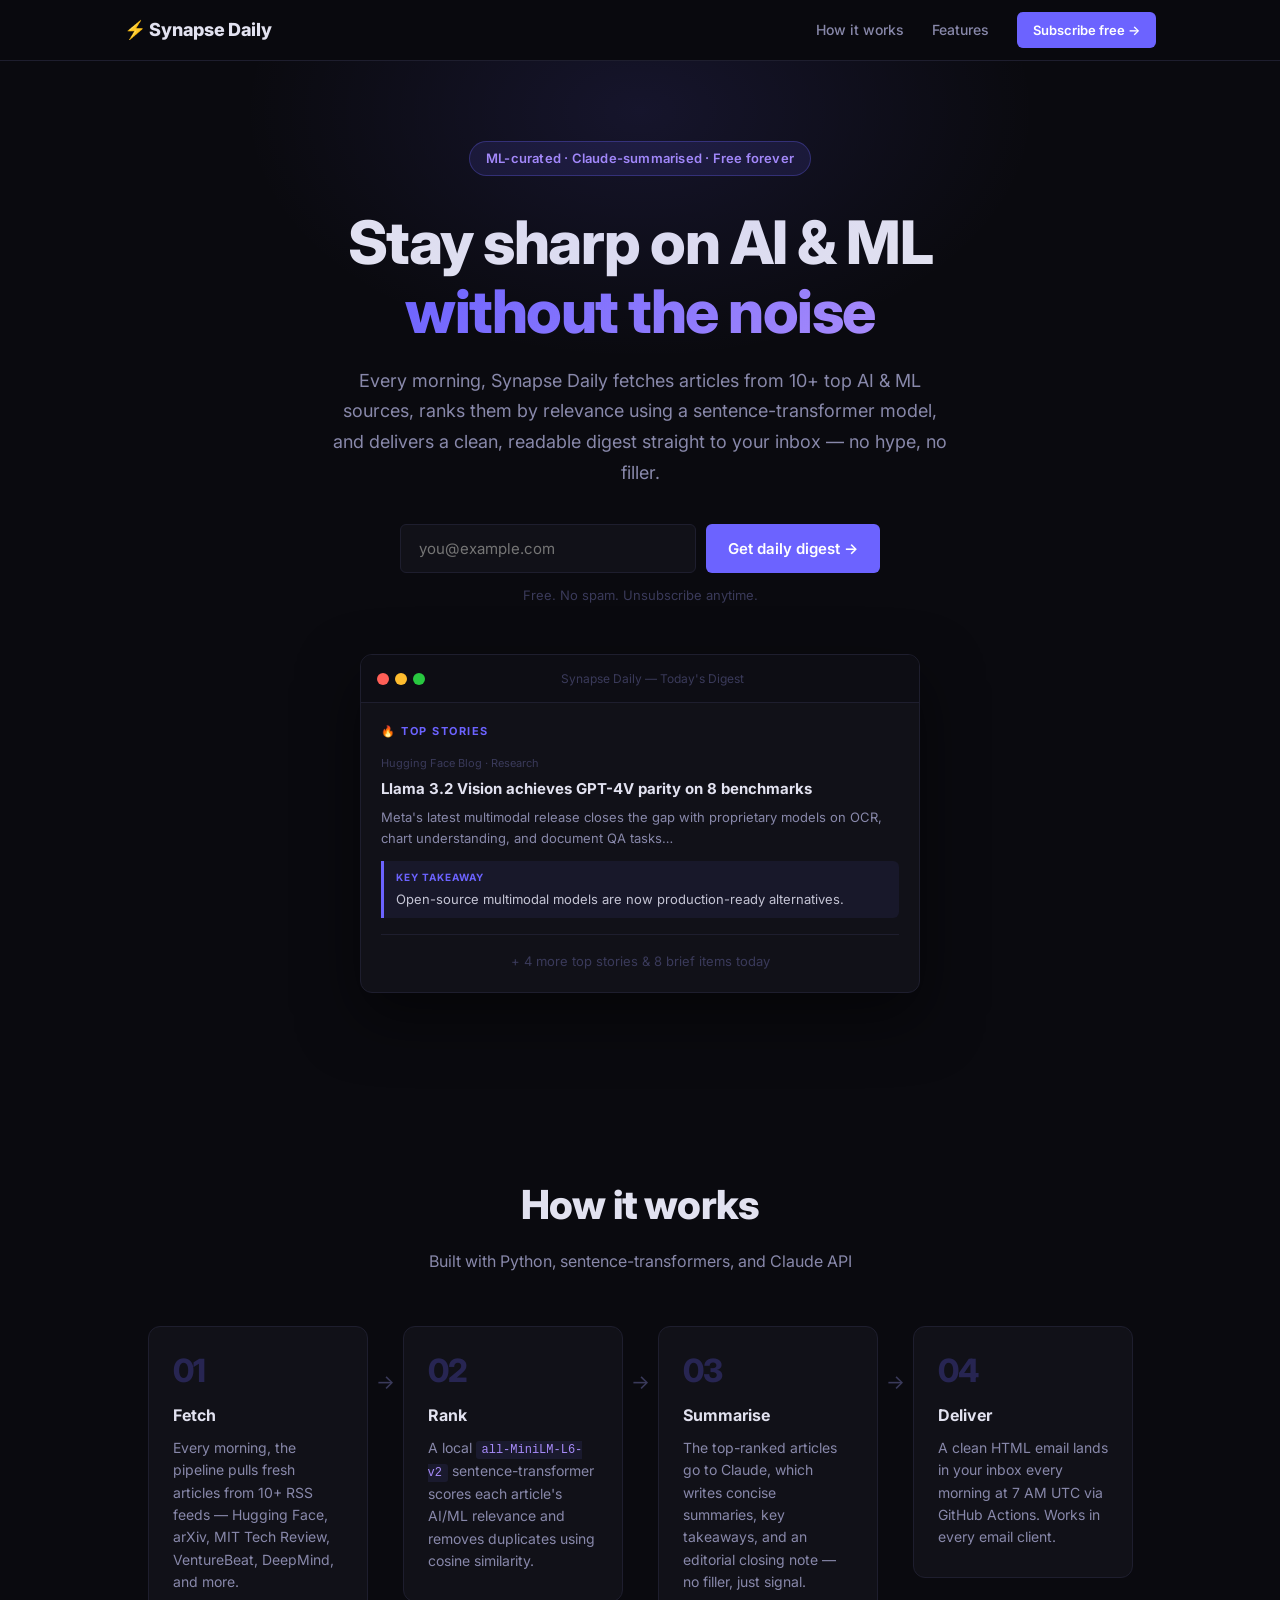
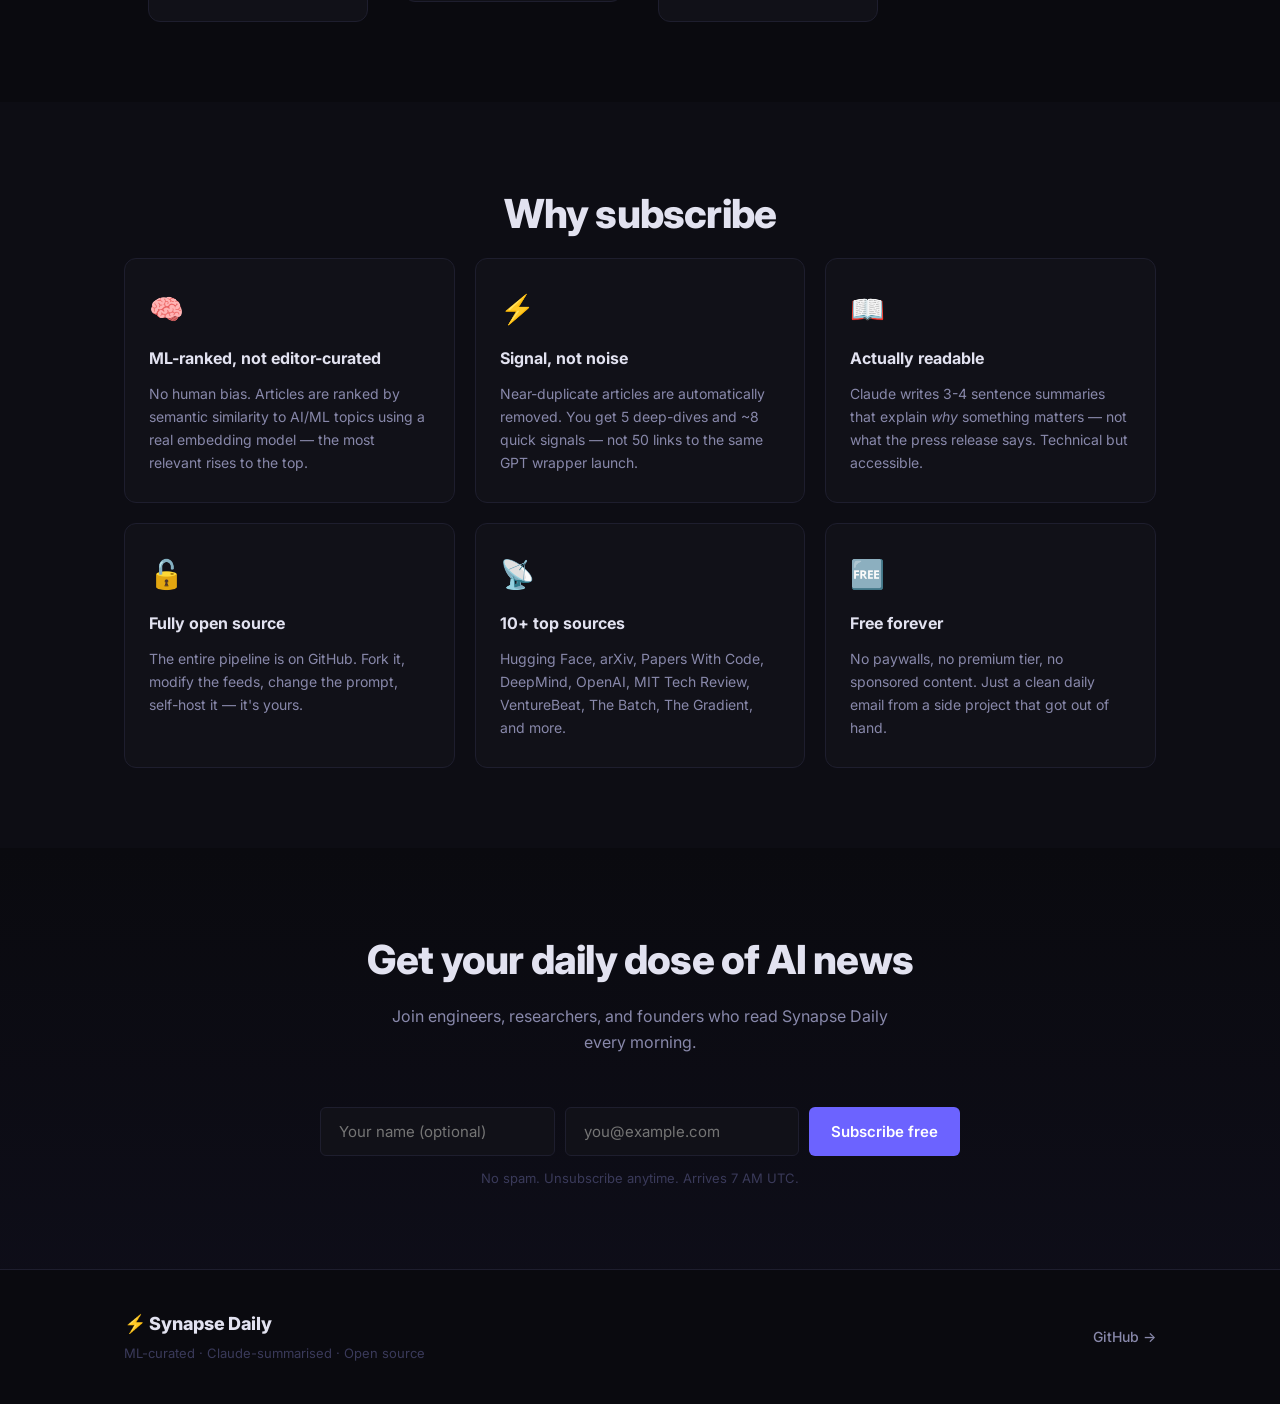
<file: web/index.html>
<!DOCTYPE html>
<html lang="en">
<head>
  <meta charset="UTF-8" />
  <meta name="viewport" content="width=device-width, initial-scale=1.0" />
  <title>Synapse Daily — Daily AI & ML Newsletter</title>
  <meta name="description" content="A free daily newsletter delivering the most important AI and machine learning news, curated by ML algorithms and summarised by Claude AI." />
  <link rel="preconnect" href="https://fonts.googleapis.com" />
  <link href="https://fonts.googleapis.com/css2?family=Inter:wght@400;500;600;700;800&display=swap" rel="stylesheet" />
  <link rel="stylesheet" href="static/css/style.css" />
  <link rel="icon" type="image/svg+xml" href="data:image/svg+xml,<svg xmlns='http://www.w3.org/2000/svg' viewBox='0 0 100 100'><text y='.9em' font-size='90'>⚡</text></svg>" />
</head>
<body>

  <!-- NAV -->
  <nav>
    <div class="container nav-inner">
      <a href="/" class="logo">⚡ Synapse Daily</a>
      <div class="nav-links">
        <a href="#how-it-works">How it works</a>
        <a href="#features">Features</a>
        <a href="#subscribe" class="btn-nav">Subscribe free →</a>
      </div>
    </div>
  </nav>

  <!-- HERO -->
  <section class="hero">
    <div class="container">
      <div class="badge"> ML-curated · Claude-summarised · Free forever</div>

      <h1>Stay sharp on AI &amp; ML<br /><span class="gradient-text">without the noise</span></h1>

      <p class="hero-sub">
        Every morning, Synapse Daily fetches articles from 10+ top AI &amp; ML sources,
        ranks them by relevance using a sentence-transformer model, and delivers a clean,
        readable digest straight to your inbox — no hype, no filler.
      </p>

      <!-- SUBSCRIBE FORM (hero) -->
      <form class="hero-form" id="subscribe-form">
        <input
          type="email"
          name="email"
          id="email-input"
          placeholder="you@example.com"
          required
          autocomplete="email"
        />
        <button type="submit" class="btn-primary" id="submit-btn">
          Get daily digest →
        </button>
      </form>
      <p class="hero-note">Free. No spam. Unsubscribe anytime.</p>

      <!-- STATUS MESSAGE -->
      <div id="form-status" class="form-status hidden"></div>

      <!-- SAMPLE EMAIL PREVIEW CARD -->
      <div class="email-preview">
        <div class="preview-header">
          <span class="preview-dot red"></span>
          <span class="preview-dot yellow"></span>
          <span class="preview-dot green"></span>
          <span class="preview-title">Synapse Daily — Today's Digest</span>
        </div>
        <div class="preview-body">
          <div class="preview-tag">🔥 Top Stories</div>
          <div class="preview-story">
            <div class="preview-story-source">Hugging Face Blog · Research</div>
            <div class="preview-story-title">Llama 3.2 Vision achieves GPT-4V parity on 8 benchmarks</div>
            <div class="preview-story-text">Meta's latest multimodal release closes the gap with proprietary models on OCR, chart understanding, and document QA tasks…</div>
            <div class="preview-takeaway">
              <span class="takeaway-label">Key takeaway</span>
              Open-source multimodal models are now production-ready alternatives.
            </div>
          </div>
          <div class="preview-more">+ 4 more top stories &amp; 8 brief items today</div>
        </div>
      </div>
    </div>
  </section>

  <!-- HOW IT WORKS -->
  <section class="section" id="how-it-works">
    <div class="container">
      <h2 class="section-title">How it works</h2>
      <p class="section-sub">Built with Python, sentence-transformers, and Claude API</p>

      <div class="steps">
        <div class="step">
          <div class="step-num">01</div>
          <div class="step-content">
            <h3>Fetch</h3>
            <p>Every morning, the pipeline pulls fresh articles from 10+ RSS feeds — Hugging Face, arXiv, MIT Tech Review, VentureBeat, DeepMind, and more.</p>
          </div>
        </div>
        <div class="step-arrow">→</div>
        <div class="step">
          <div class="step-num">02</div>
          <div class="step-content">
            <h3>Rank</h3>
            <p>A local <code>all-MiniLM-L6-v2</code> sentence-transformer scores each article's AI/ML relevance and removes duplicates using cosine similarity.</p>
          </div>
        </div>
        <div class="step-arrow">→</div>
        <div class="step">
          <div class="step-num">03</div>
          <div class="step-content">
            <h3>Summarise</h3>
            <p>The top-ranked articles go to Claude, which writes concise summaries, key takeaways, and an editorial closing note — no filler, just signal.</p>
          </div>
        </div>
        <div class="step-arrow">→</div>
        <div class="step">
          <div class="step-num">04</div>
          <div class="step-content">
            <h3>Deliver</h3>
            <p>A clean HTML email lands in your inbox every morning at 7 AM UTC via GitHub Actions. Works in every email client.</p>
          </div>
        </div>
      </div>
    </div>
  </section>

  <!-- FEATURES -->
  <section class="section section-dark" id="features">
    <div class="container">
      <h2 class="section-title">Why subscribe</h2>
      <div class="features-grid">
        <div class="feature-card">
          <div class="feature-icon">🧠</div>
          <h3>ML-ranked, not editor-curated</h3>
          <p>No human bias. Articles are ranked by semantic similarity to AI/ML topics using a real embedding model — the most relevant rises to the top.</p>
        </div>
        <div class="feature-card">
          <div class="feature-icon">⚡</div>
          <h3>Signal, not noise</h3>
          <p>Near-duplicate articles are automatically removed. You get 5 deep-dives and ~8 quick signals — not 50 links to the same GPT wrapper launch.</p>
        </div>
        <div class="feature-card">
          <div class="feature-icon">📖</div>
          <h3>Actually readable</h3>
          <p>Claude writes 3-4 sentence summaries that explain <em>why</em> something matters — not what the press release says. Technical but accessible.</p>
        </div>
        <div class="feature-card">
          <div class="feature-icon">🔓</div>
          <h3>Fully open source</h3>
          <p>The entire pipeline is on GitHub. Fork it, modify the feeds, change the prompt, self-host it — it's yours.</p>
        </div>
        <div class="feature-card">
          <div class="feature-icon">📡</div>
          <h3>10+ top sources</h3>
          <p>Hugging Face, arXiv, Papers With Code, DeepMind, OpenAI, MIT Tech Review, VentureBeat, The Batch, The Gradient, and more.</p>
        </div>
        <div class="feature-card">
          <div class="feature-icon">🆓</div>
          <h3>Free forever</h3>
          <p>No paywalls, no premium tier, no sponsored content. Just a clean daily email from a side project that got out of hand.</p>
        </div>
      </div>
    </div>
  </section>

  <!-- SUBSCRIBE SECTION -->
  <section class="section subscribe-section" id="subscribe">
    <div class="container">
      <h2 class="section-title">Get your daily dose of AI news</h2>
      <p class="section-sub">Join engineers, researchers, and founders who read Synapse Daily every morning.</p>

      <form class="subscribe-form" id="subscribe-form-2">
        <div class="form-row">
          <input
            type="text"
            name="name"
            id="name-input"
            placeholder="Your name (optional)"
            autocomplete="name"
          />
          <input
            type="email"
            name="email"
            id="email-input-2"
            placeholder="you@example.com"
            required
            autocomplete="email"
          />
          <button type="submit" class="btn-primary" id="submit-btn-2">
            Subscribe free
          </button>
        </div>
        <p class="form-note">No spam. Unsubscribe anytime. Arrives 7 AM UTC.</p>
      </form>

      <div id="form-status-2" class="form-status hidden"></div>
    </div>
  </section>

  <!-- FOOTER -->
  <footer>
    <div class="container footer-inner">
      <div class="footer-brand">
        <span class="logo">⚡ Synapse Daily</span>
        <p>ML-curated · Claude-summarised · Open source</p>
      </div>
      <div class="footer-links">
        <a href="https://github.com/your-username/synapse-daily" target="_blank" rel="noopener">GitHub →</a>
      </div>
    </div>
  </footer>

  <script src="static/js/subscribe.js"></script>
</body>
</html>
</file>
<file: web/static/css/style.css>
/* ─── reset + base ─────────────────────────────────────────── */
*, *::before, *::after { box-sizing: border-box; margin: 0; padding: 0; }

:root {
  --bg:         #0a0a0f;
  --bg-card:    #111118;
  --bg-dark:    #0d0d14;
  --border:     #1e1e2e;
  --purple:     #6c63ff;
  --purple-light: #a78bfa;
  --text:       #e2e2f0;
  --muted:      #8888aa;
  --faint:      #3a3a5a;
  --code-bg:    #1a1a2e;
  --radius:     12px;
  --radius-sm:  6px;
}

html { scroll-behavior: smooth; }

body {
  background-color: var(--bg);
  color: var(--text);
  font-family: 'Inter', -apple-system, BlinkMacSystemFont, 'Segoe UI', sans-serif;
  font-size: 16px;
  line-height: 1.6;
  -webkit-font-smoothing: antialiased;
}

.container {
  max-width: 1080px;
  margin: 0 auto;
  padding: 0 24px;
}

/* ─── nav ───────────────────────────────────────────────────── */
nav {
  position: sticky;
  top: 0;
  z-index: 100;
  background: rgba(10, 10, 15, 0.85);
  backdrop-filter: blur(16px);
  border-bottom: 1px solid var(--border);
}

.nav-inner {
  display: flex;
  align-items: center;
  justify-content: space-between;
  height: 60px;
}

.logo {
  font-weight: 800;
  font-size: 18px;
  color: var(--text);
  text-decoration: none;
  letter-spacing: -0.3px;
}

.nav-links {
  display: flex;
  align-items: center;
  gap: 28px;
}

.nav-links a {
  color: var(--muted);
  text-decoration: none;
  font-size: 14px;
  font-weight: 500;
  transition: color 0.15s;
}

.nav-links a:hover { color: var(--text); }

.btn-nav {
  background: var(--purple) !important;
  color: #fff !important;
  padding: 8px 16px !important;
  border-radius: var(--radius-sm) !important;
  font-size: 13px !important;
  font-weight: 600 !important;
}

.btn-nav:hover { opacity: 0.88; }

/* ─── hero ───────────────────────────────────────────────────── */
.hero {
  padding: 80px 0 100px;
  text-align: center;
  position: relative;
  overflow: hidden;
}

.hero::before {
  content: '';
  position: absolute;
  top: -200px;
  left: 50%;
  transform: translateX(-50%);
  width: 800px;
  height: 500px;
  background: radial-gradient(ellipse at center, rgba(108, 99, 255, 0.12) 0%, transparent 70%);
  pointer-events: none;
}

.badge {
  display: inline-block;
  background: rgba(108, 99, 255, 0.12);
  border: 1px solid rgba(108, 99, 255, 0.3);
  color: var(--purple-light);
  font-size: 13px;
  font-weight: 600;
  padding: 6px 16px;
  border-radius: 100px;
  margin-bottom: 32px;
  letter-spacing: 0.2px;
}

h1 {
  font-size: clamp(36px, 5vw, 60px);
  font-weight: 800;
  line-height: 1.15;
  letter-spacing: -1.5px;
  margin-bottom: 20px;
  color: var(--text);
}

.gradient-text {
  background: linear-gradient(135deg, var(--purple), var(--purple-light));
  -webkit-background-clip: text;
  -webkit-text-fill-color: transparent;
  background-clip: text;
}

.hero-sub {
  max-width: 620px;
  margin: 0 auto 36px;
  color: var(--muted);
  font-size: 18px;
  line-height: 1.7;
}

/* ─── forms ─────────────────────────────────────────────────── */
.hero-form {
  display: flex;
  gap: 10px;
  max-width: 480px;
  margin: 0 auto 12px;
}

.hero-form input {
  flex: 1;
  padding: 14px 18px;
  background: var(--bg-card);
  border: 1px solid var(--border);
  border-radius: var(--radius-sm);
  color: var(--text);
  font-size: 15px;
  font-family: inherit;
  outline: none;
  transition: border-color 0.15s;
}

.hero-form input:focus {
  border-color: var(--purple);
}

.btn-primary {
  padding: 14px 22px;
  background: var(--purple);
  color: #fff;
  border: none;
  border-radius: var(--radius-sm);
  font-size: 15px;
  font-weight: 600;
  font-family: inherit;
  cursor: pointer;
  white-space: nowrap;
  transition: opacity 0.15s, transform 0.1s;
}

.btn-primary:hover { opacity: 0.88; }
.btn-primary:active { transform: scale(0.98); }
.btn-primary:disabled { opacity: 0.5; cursor: not-allowed; }

.hero-note {
  color: var(--faint);
  font-size: 13px;
  margin-bottom: 48px;
}

/* form status */
.form-status {
  max-width: 480px;
  margin: 12px auto 0;
  padding: 12px 16px;
  border-radius: var(--radius-sm);
  font-size: 14px;
  font-weight: 500;
  text-align: left;
}

.form-status.success {
  background: rgba(52, 199, 89, 0.1);
  border: 1px solid rgba(52, 199, 89, 0.3);
  color: #34c759;
}

.form-status.error {
  background: rgba(255, 69, 58, 0.1);
  border: 1px solid rgba(255, 69, 58, 0.3);
  color: #ff453a;
}

.hidden { display: none; }

/* ─── email preview card ─────────────────────────────────────── */
.email-preview {
  max-width: 560px;
  margin: 0 auto;
  background: var(--bg-card);
  border: 1px solid var(--border);
  border-radius: var(--radius);
  overflow: hidden;
  text-align: left;
  box-shadow: 0 24px 60px rgba(0,0,0,0.5);
}

.preview-header {
  display: flex;
  align-items: center;
  gap: 6px;
  padding: 14px 16px;
  background: var(--bg-dark);
  border-bottom: 1px solid var(--border);
}

.preview-dot {
  width: 12px; height: 12px; border-radius: 50%;
  flex-shrink: 0;
}
.preview-dot.red    { background: #ff5f57; }
.preview-dot.yellow { background: #febc2e; }
.preview-dot.green  { background: #28c840; }

.preview-title {
  flex: 1;
  text-align: center;
  font-size: 12px;
  color: var(--faint);
  margin-left: -30px;
}

.preview-body { padding: 20px; }

.preview-tag {
  font-size: 11px;
  font-weight: 700;
  letter-spacing: 1.5px;
  text-transform: uppercase;
  color: var(--purple);
  margin-bottom: 14px;
}

.preview-story-source {
  font-size: 11px;
  color: var(--faint);
  margin-bottom: 6px;
}

.preview-story-title {
  font-size: 15px;
  font-weight: 700;
  color: var(--text);
  line-height: 1.4;
  margin-bottom: 8px;
}

.preview-story-text {
  font-size: 13px;
  color: var(--muted);
  line-height: 1.6;
  margin-bottom: 12px;
}

.preview-takeaway {
  background: rgba(108, 99, 255, 0.08);
  border-left: 3px solid var(--purple);
  padding: 8px 12px;
  font-size: 13px;
  color: #c4c4d4;
  border-radius: 0 var(--radius-sm) var(--radius-sm) 0;
}

.takeaway-label {
  display: block;
  font-size: 10px;
  font-weight: 700;
  letter-spacing: 1px;
  text-transform: uppercase;
  color: var(--purple);
  margin-bottom: 4px;
}

.preview-more {
  margin-top: 16px;
  padding-top: 16px;
  border-top: 1px solid var(--border);
  font-size: 13px;
  color: var(--faint);
  text-align: center;
}

/* ─── sections ───────────────────────────────────────────────── */
.section { padding: 80px 0; }
.section-dark { background: var(--bg-dark); }

.section-title {
  font-size: clamp(28px, 4vw, 40px);
  font-weight: 800;
  letter-spacing: -0.8px;
  margin-bottom: 12px;
  text-align: center;
}

.section-sub {
  text-align: center;
  color: var(--muted);
  font-size: 16px;
  max-width: 500px;
  margin: 0 auto 52px;
}

/* ─── how it works steps ─────────────────────────────────────── */
.steps {
  display: flex;
  align-items: flex-start;
  gap: 8px;
  flex-wrap: wrap;
  justify-content: center;
}

.step {
  background: var(--bg-card);
  border: 1px solid var(--border);
  border-radius: var(--radius);
  padding: 28px 24px;
  flex: 1;
  min-width: 200px;
  max-width: 220px;
}

.step-num {
  font-size: 32px;
  font-weight: 800;
  color: rgba(108, 99, 255, 0.25);
  line-height: 1;
  margin-bottom: 16px;
  letter-spacing: -1px;
}

.step-content h3 {
  font-size: 16px;
  font-weight: 700;
  margin-bottom: 8px;
  color: var(--text);
}

.step-content p {
  font-size: 14px;
  color: var(--muted);
  line-height: 1.6;
}

.step-content code {
  background: var(--code-bg);
  color: var(--purple-light);
  padding: 2px 6px;
  border-radius: 3px;
  font-size: 12px;
}

.step-arrow {
  color: var(--faint);
  font-size: 20px;
  padding-top: 40px;
  align-self: flex-start;
}

/* ─── features grid ─────────────────────────────────────────── */
.features-grid {
  display: grid;
  grid-template-columns: repeat(auto-fit, minmax(300px, 1fr));
  gap: 20px;
}

.feature-card {
  background: var(--bg-card);
  border: 1px solid var(--border);
  border-radius: var(--radius);
  padding: 28px 24px;
  transition: border-color 0.2s;
}

.feature-card:hover { border-color: rgba(108, 99, 255, 0.4); }

.feature-icon {
  font-size: 28px;
  margin-bottom: 14px;
}

.feature-card h3 {
  font-size: 16px;
  font-weight: 700;
  margin-bottom: 10px;
  color: var(--text);
}

.feature-card p {
  font-size: 14px;
  color: var(--muted);
  line-height: 1.65;
}

/* ─── subscribe section ─────────────────────────────────────── */
.subscribe-section {
  text-align: center;
  background: linear-gradient(180deg, var(--bg) 0%, rgba(108,99,255,0.04) 100%);
}

.subscribe-form {
  max-width: 640px;
  margin: 0 auto;
}

.form-row {
  display: flex;
  gap: 10px;
  flex-wrap: wrap;
}

.form-row input {
  flex: 1;
  min-width: 180px;
  padding: 14px 18px;
  background: var(--bg-card);
  border: 1px solid var(--border);
  border-radius: var(--radius-sm);
  color: var(--text);
  font-size: 15px;
  font-family: inherit;
  outline: none;
  transition: border-color 0.15s;
}

.form-row input:focus { border-color: var(--purple); }

.form-note {
  margin-top: 12px;
  font-size: 13px;
  color: var(--faint);
}

/* ─── footer ─────────────────────────────────────────────────── */
footer {
  padding: 40px 0;
  border-top: 1px solid var(--border);
}

.footer-inner {
  display: flex;
  align-items: center;
  justify-content: space-between;
  flex-wrap: wrap;
  gap: 16px;
}

.footer-brand p {
  font-size: 13px;
  color: var(--faint);
  margin-top: 4px;
}

.footer-links a {
  color: var(--muted);
  text-decoration: none;
  font-size: 14px;
  font-weight: 500;
  transition: color 0.15s;
}

.footer-links a:hover { color: var(--text); }

/* ─── responsive ─────────────────────────────────────────────── */
@media (max-width: 640px) {
  .hero-form { flex-direction: column; }
  .btn-primary { width: 100%; }
  .nav-links a:not(.btn-nav) { display: none; }
  .step-arrow { display: none; }
  .step { max-width: 100%; }
  .form-row { flex-direction: column; }
  .form-row .btn-primary { width: 100%; }
}
</file>
